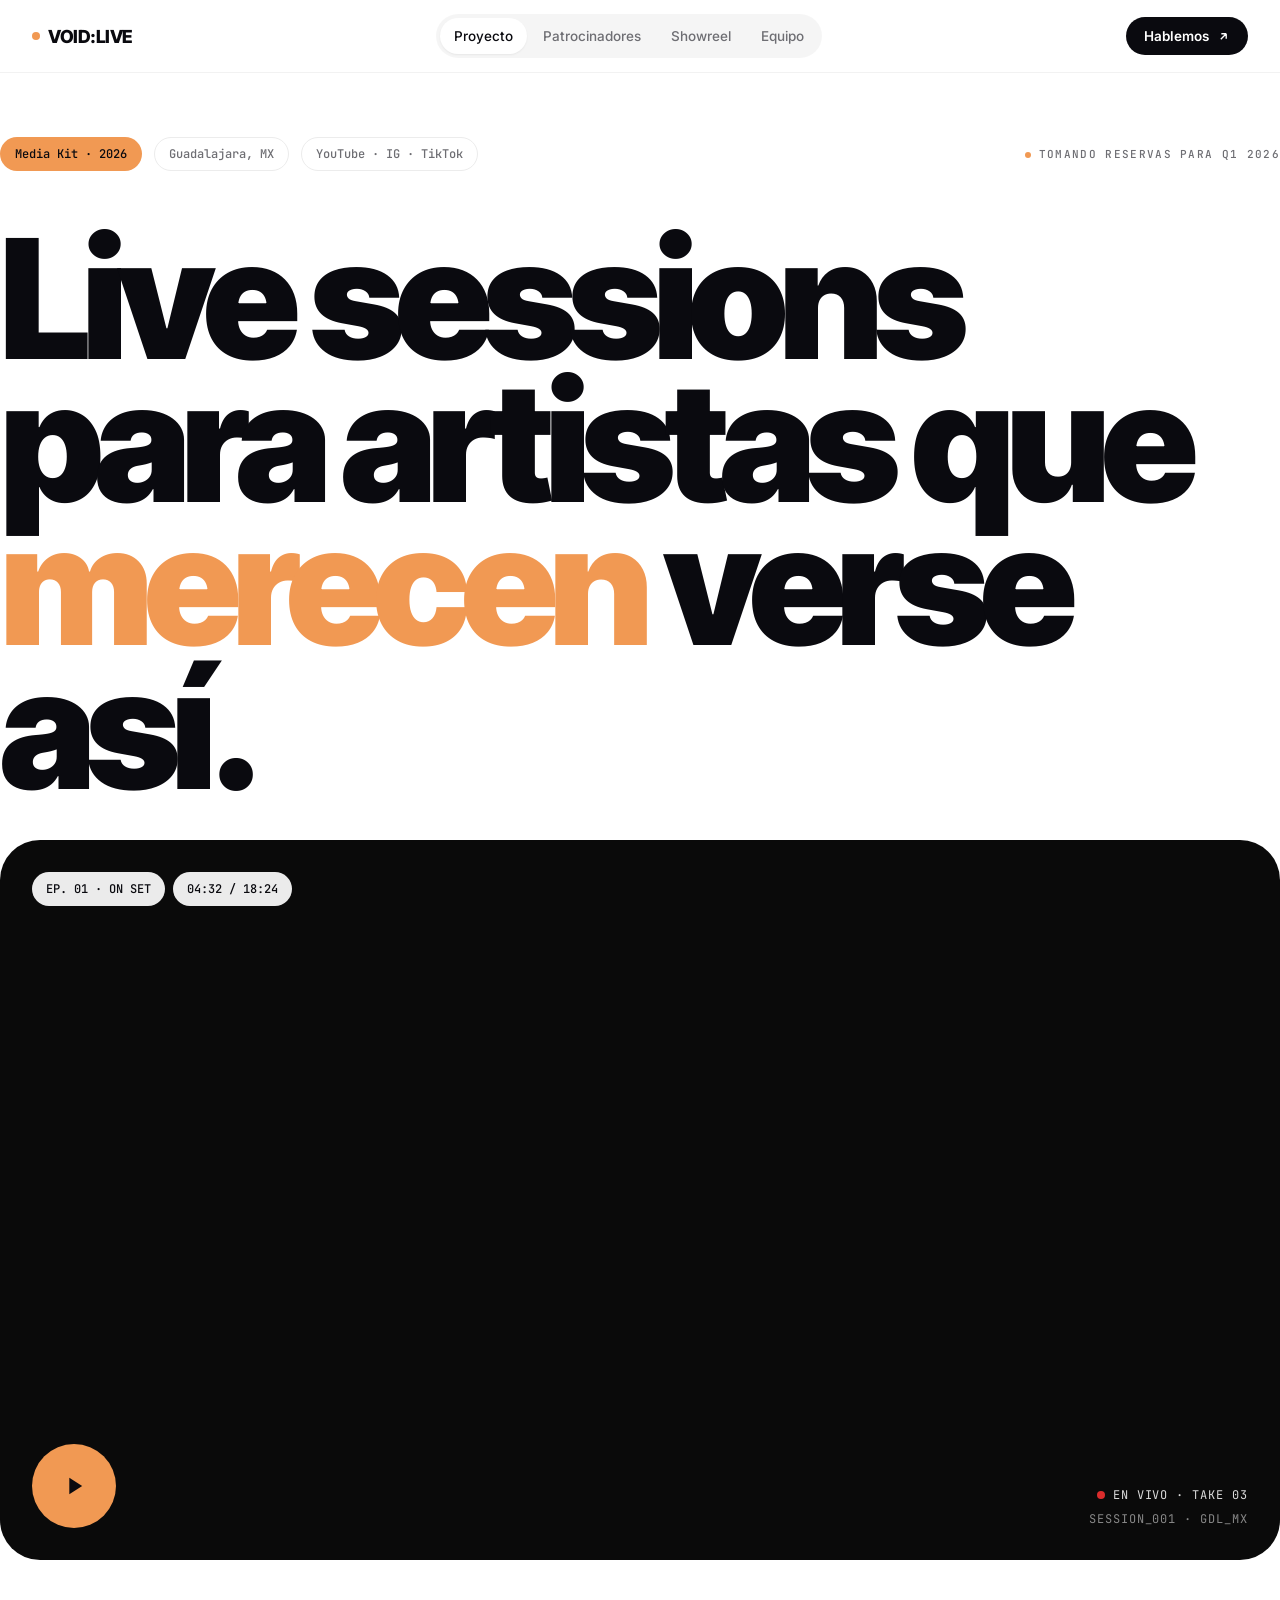
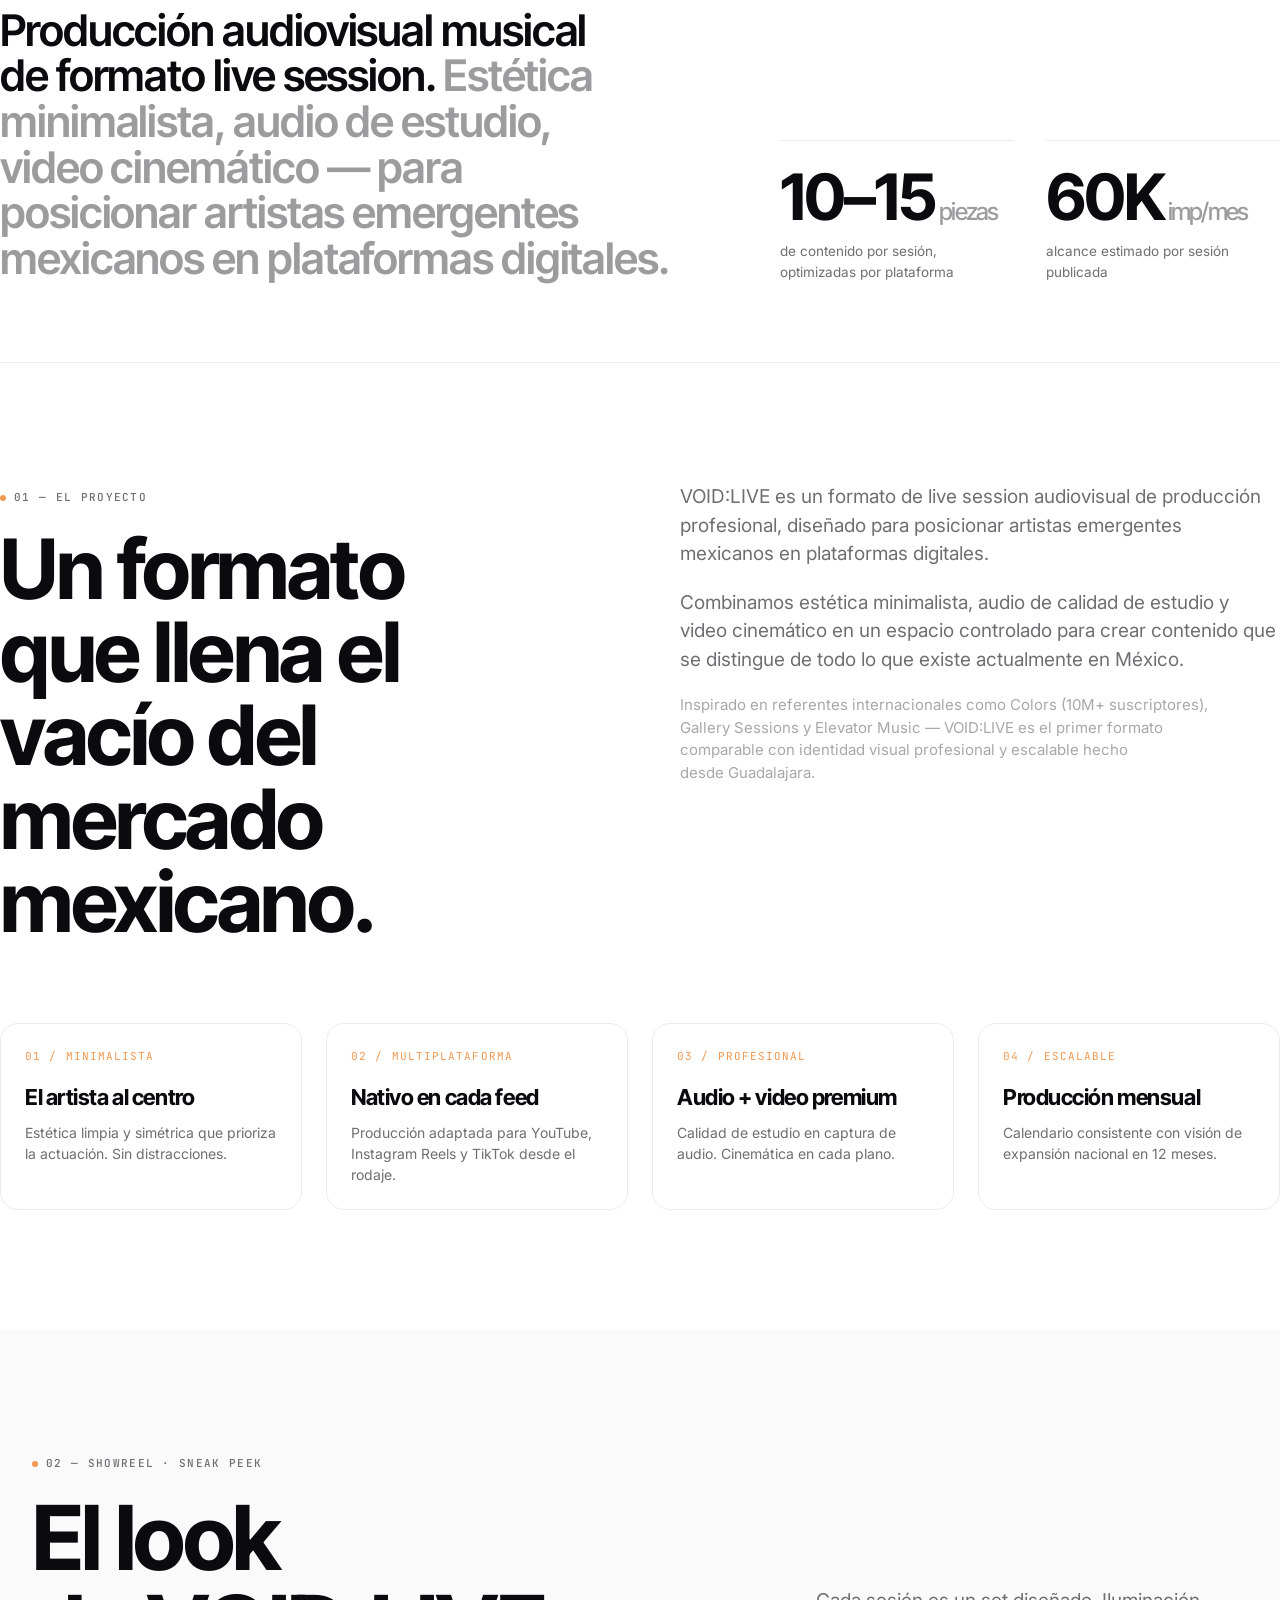
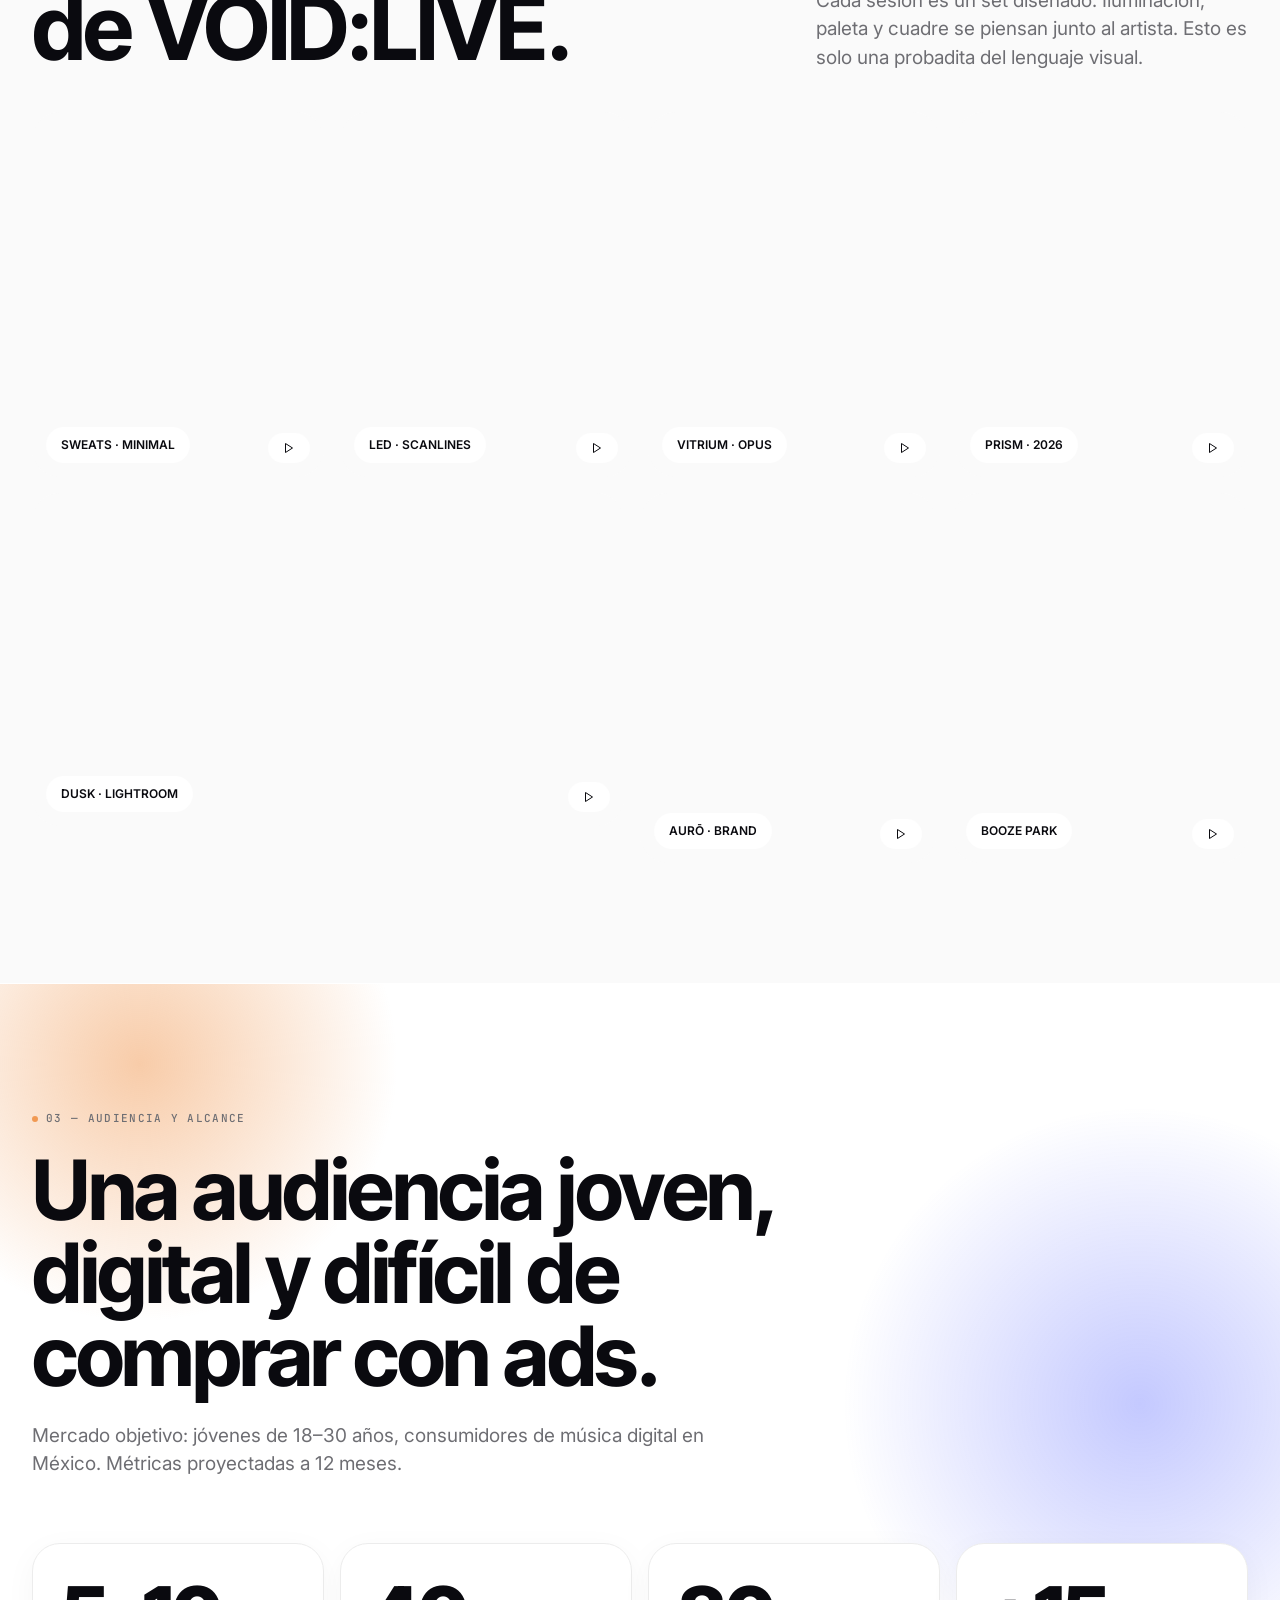
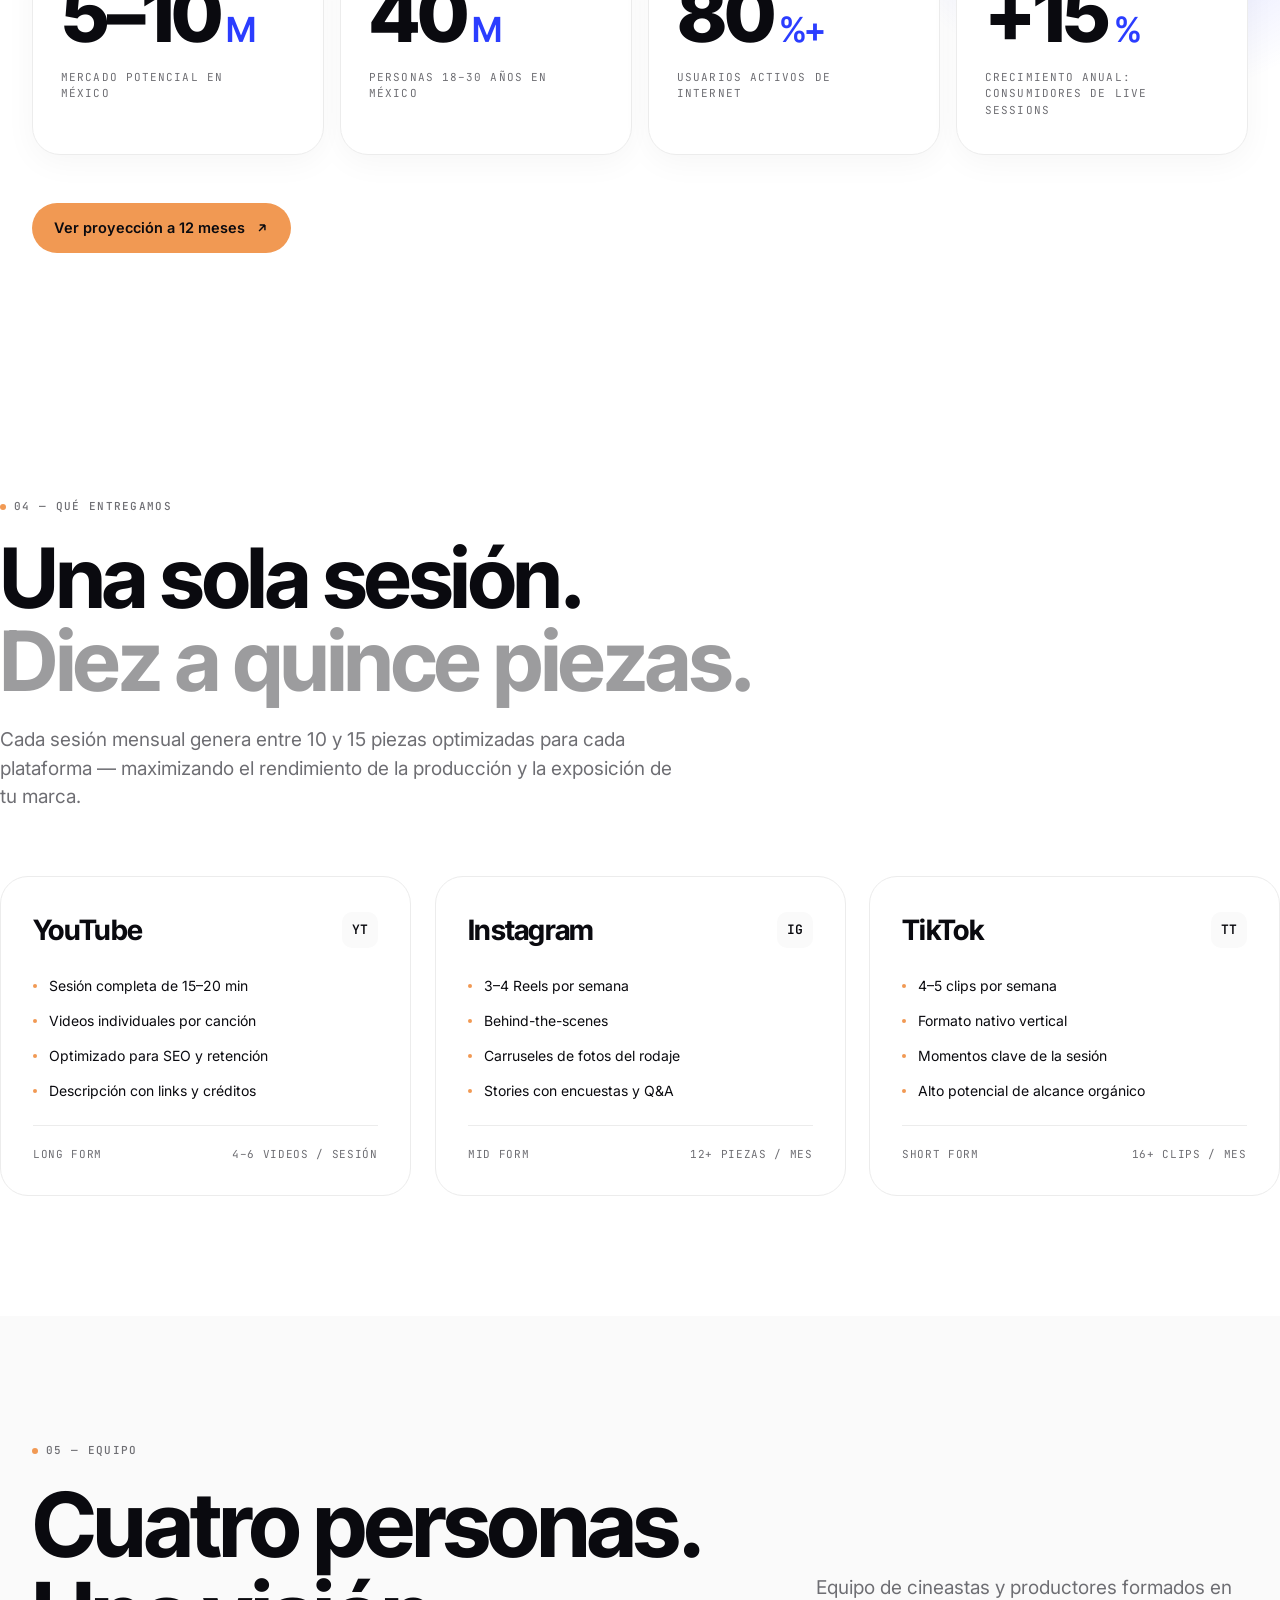
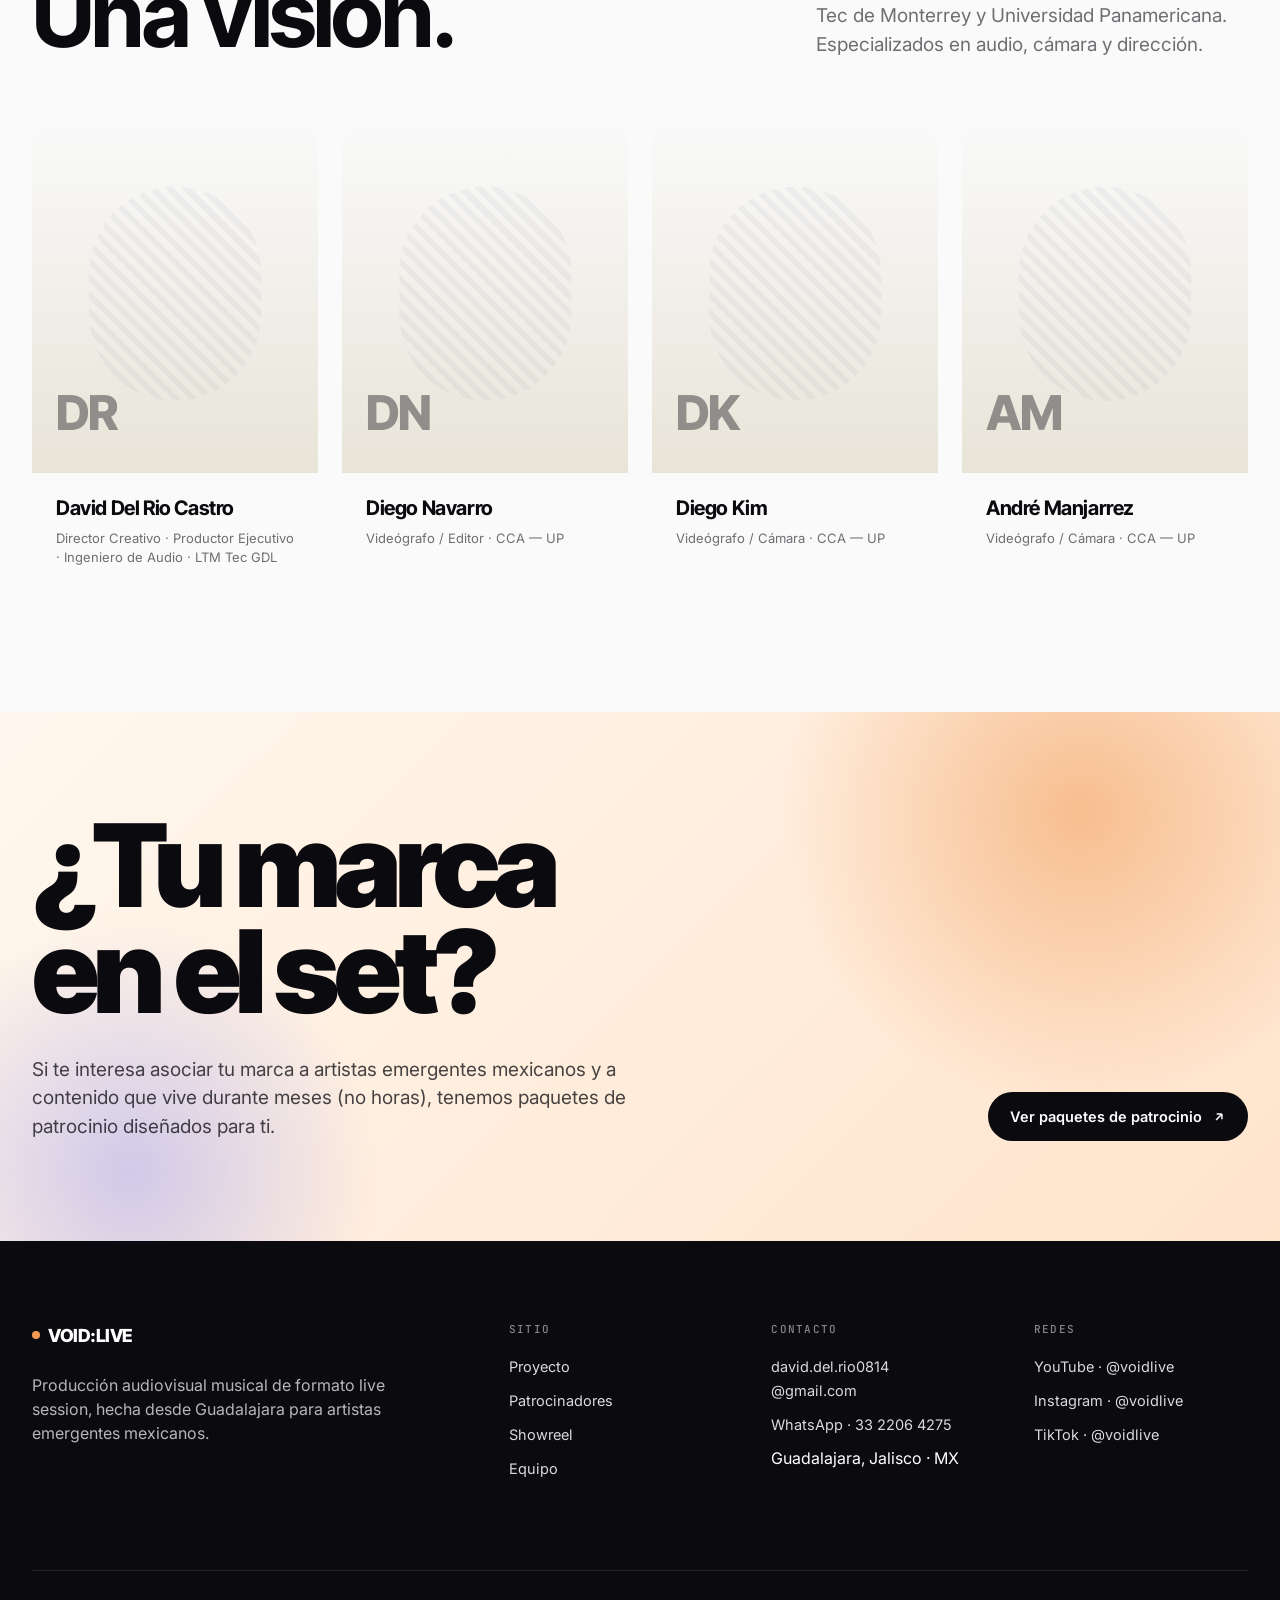
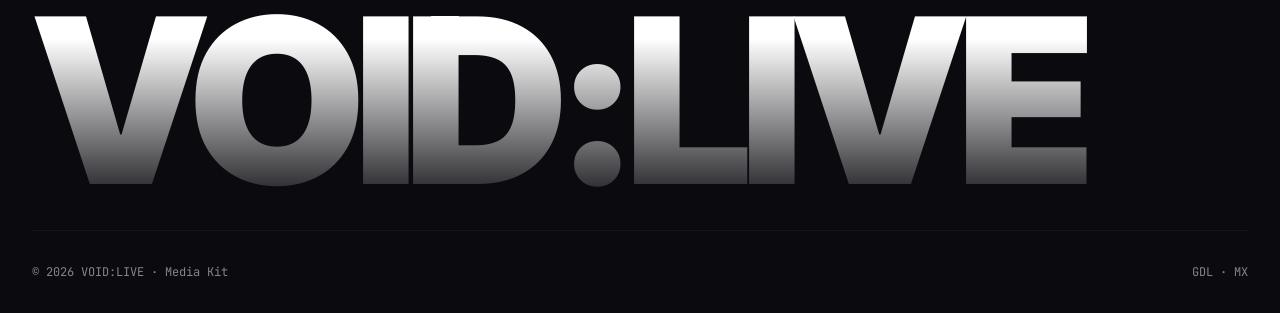
<file: index.html>
<!DOCTYPE html>
<html lang="es">
<head>
  <meta charset="UTF-8">
  <meta name="viewport" content="width=device-width, initial-scale=1.0">
  <title>VOID:LIVE — Live Sessions Audiovisuales</title>
  <link rel="stylesheet" href="styles.css">
  <style>
    /* ===== HERO ===== */
    .hero {
      padding: 64px 0 80px;
      position: relative;
    }
    .hero-meta {
      display: flex;
      justify-content: space-between;
      align-items: center;
      margin-bottom: 56px;
      flex-wrap: wrap;
      gap: 16px;
    }
    .hero-meta-left {
      display: flex; gap: 12px; flex-wrap: wrap;
    }
    .hero h1 {
      font-size: clamp(72px, 13vw, 200px);
      font-weight: 900;
      line-height: 0.86;
      letter-spacing: -0.055em;
      margin-bottom: 40px;
    }
    .hero h1 .accent {
      color: var(--void-orange);
    }
    .hero-stage {
      position: relative;
      width: 100%;
      aspect-ratio: 16 / 9;
      border-radius: var(--radius-xl);
      overflow: hidden;
      background: #0a0a0a;
      margin-top: 24px;
    }
    .hero-stage img {
      width: 100%; height: 100%; object-fit: cover;
    }
    .hero-stage-overlay {
      position: absolute;
      inset: 0;
      padding: 32px;
      display: flex;
      flex-direction: column;
      justify-content: space-between;
      pointer-events: none;
    }
    .stage-tags {
      display: flex; gap: 8px; flex-wrap: wrap;
    }
    .stage-tag {
      pointer-events: auto;
      padding: 8px 14px;
      background: rgba(255,255,255,0.92);
      backdrop-filter: blur(12px);
      border-radius: 999px;
      font-size: 12px;
      font-family: var(--font-mono);
      color: var(--void-ink);
      font-weight: 500;
    }
    .stage-bottom {
      display: flex; justify-content: space-between; align-items: end;
    }
    .play-btn {
      pointer-events: auto;
      width: 84px; height: 84px;
      border-radius: 999px;
      background: var(--void-orange);
      display: flex; align-items: center; justify-content: center;
      transition: var(--t);
    }
    .play-btn:hover { transform: scale(1.06); background: white; }
    .play-btn svg { width: 28px; height: 28px; color: var(--void-ink); }
    .stage-info {
      color: white;
      font-family: var(--font-mono);
      font-size: 12px;
      letter-spacing: 0.08em;
      text-transform: uppercase;
      text-align: right;
      opacity: 0.85;
    }
    .stage-info .live::before {
      content: "";
      display: inline-block;
      width: 8px; height: 8px;
      background: #ff3333;
      border-radius: 999px;
      margin-right: 8px;
      vertical-align: middle;
      animation: pulse 1.6s ease-in-out infinite;
    }
    @keyframes pulse {
      0%, 100% { opacity: 1; }
      50% { opacity: 0.3; }
    }

    .hero-scroll-grid {
      display: grid;
      grid-template-columns: 1.4fr 1fr;
      gap: 80px;
      align-items: end;
      margin-top: 48px;
    }
    .hero-tagline {
      font-family: var(--font-display);
      font-size: clamp(28px, 3.4vw, 44px);
      font-weight: 600;
      letter-spacing: -0.025em;
      line-height: 1.05;
      text-wrap: balance;
    }
    .hero-tagline .muted { opacity: 0.4; }
    .hero-stats {
      display: grid;
      grid-template-columns: 1fr 1fr;
      gap: 32px;
    }

    /* ===== ¿QUÉ ES? ===== */
    .what-grid {
      display: grid;
      grid-template-columns: 1fr 1fr;
      gap: 80px;
      align-items: start;
    }
    .what-pillars {
      display: grid;
      grid-template-columns: 1fr 1fr;
      gap: 24px;
      margin-top: 40px;
    }
    .pillar {
      padding: 24px;
      background: var(--void-white);
      border: 1px solid var(--void-line);
      border-radius: var(--radius);
    }
    .pillar-num {
      font-family: var(--font-mono);
      font-size: 11px;
      letter-spacing: 0.1em;
      color: var(--void-orange);
      margin-bottom: 16px;
    }
    .pillar-title {
      font-family: var(--font-display);
      font-size: 22px;
      font-weight: 700;
      letter-spacing: -0.02em;
      margin-bottom: 8px;
    }
    .pillar-desc {
      font-size: 14px;
      color: var(--void-muted);
      line-height: 1.5;
    }

    /* ===== SHOWREEL GRID ===== */
    .showreel-head {
      display: flex;
      justify-content: space-between;
      align-items: end;
      margin-bottom: 40px;
      gap: 32px;
    }
    .showreel-head h2 {
      font-size: clamp(48px, 7vw, 96px);
    }
    .showreel-grid {
      display: grid;
      grid-template-columns: repeat(4, 1fr);
      gap: 16px;
    }
    .showreel-grid .tile:nth-child(1) { aspect-ratio: 4/5; }
    .showreel-grid .tile:nth-child(2) { aspect-ratio: 4/5; }
    .showreel-grid .tile:nth-child(3) { aspect-ratio: 4/5; }
    .showreel-grid .tile:nth-child(4) { aspect-ratio: 4/5; }

    .showreel-row-2 {
      display: grid;
      grid-template-columns: 2fr 1fr 1fr;
      gap: 16px;
      margin-top: 16px;
    }
    .showreel-row-2 .tile:nth-child(1) { aspect-ratio: 16/9; }
    .showreel-row-2 .tile:nth-child(2) { aspect-ratio: 4/5; }
    .showreel-row-2 .tile:nth-child(3) { aspect-ratio: 4/5; }

    /* ===== AUDIENCE / NUMBERS ===== */
    .audience-section {
      position: relative;
      overflow: hidden;
    }
    .audience-grid {
      display: grid;
      grid-template-columns: repeat(4, 1fr);
      gap: 16px;
      position: relative;
      z-index: 1;
    }
    .audience-cell {
      padding: 36px 28px;
      background: var(--void-white);
      border: 1px solid var(--void-line);
      border-radius: var(--radius-lg);
      box-shadow: 0 1px 0 rgba(255,255,255,0.6) inset, 0 8px 32px rgba(10,10,15,0.04);
    }
    .audience-num {
      font-family: var(--font-display);
      font-size: clamp(48px, 6vw, 80px);
      font-weight: 800;
      letter-spacing: -0.04em;
      line-height: 0.9;
      color: var(--void-ink);
    }
    .audience-num .unit {
      color: var(--void-electric);
      font-size: 0.45em;
      margin-left: 6px;
      font-weight: 600;
    }
    .audience-label {
      margin-top: 20px;
      font-family: var(--font-mono);
      font-size: 11px;
      letter-spacing: 0.1em;
      text-transform: uppercase;
      color: var(--void-muted);
      max-width: 200px;
      line-height: 1.5;
    }

    /* ===== CONTENIDO POR SESIÓN ===== */
    .platform-grid {
      display: grid;
      grid-template-columns: repeat(3, 1fr);
      gap: 24px;
      margin-top: 64px;
    }
    .platform {
      padding: 32px;
      border: 1px solid var(--void-line);
      border-radius: var(--radius-lg);
      background: var(--void-white);
      display: flex;
      flex-direction: column;
      gap: 24px;
    }
    .platform-head {
      display: flex; justify-content: space-between; align-items: center;
    }
    .platform-name {
      font-family: var(--font-display);
      font-size: 28px;
      font-weight: 700;
      letter-spacing: -0.025em;
    }
    .platform-icon {
      width: 36px; height: 36px;
      border-radius: 10px;
      background: var(--void-paper);
      display: flex; align-items: center; justify-content: center;
      font-family: var(--font-mono);
      font-size: 13px;
      font-weight: 600;
      color: var(--void-ink);
    }
    .platform-list {
      list-style: none;
      display: flex;
      flex-direction: column;
      gap: 14px;
    }
    .platform-list li {
      display: flex;
      align-items: start;
      gap: 12px;
      font-size: 14px;
      color: var(--void-ink);
      line-height: 1.5;
    }
    .platform-list li::before {
      content: "";
      width: 4px; height: 4px;
      border-radius: 999px;
      background: var(--void-orange);
      margin-top: 9px;
      flex-shrink: 0;
    }
    .platform-meta {
      display: flex;
      justify-content: space-between;
      padding-top: 20px;
      border-top: 1px solid var(--void-line);
      font-family: var(--font-mono);
      font-size: 11px;
      color: var(--void-muted);
      letter-spacing: 0.06em;
      text-transform: uppercase;
    }

    /* ===== TEAM ===== */
    .team-grid {
      display: grid;
      grid-template-columns: repeat(4, 1fr);
      gap: 24px;
      margin-top: 56px;
    }
    .team-card {
      border-radius: var(--radius-lg);
      overflow: hidden;
      background: var(--void-paper);
      transition: var(--t);
    }
    .team-photo {
      aspect-ratio: 4/5;
      background: linear-gradient(180deg, var(--void-paper) 0%, #e8e4d8 100%);
      position: relative;
      display: flex;
      align-items: end;
      padding: 24px;
    }
    .team-photo::before {
      content: "";
      position: absolute;
      top: 50%; left: 50%;
      transform: translate(-50%, -50%);
      width: 60%; height: 60%;
      border-radius: 999px;
      background: repeating-linear-gradient(
        45deg,
        rgba(11, 5, 77, 0.04),
        rgba(11, 5, 77, 0.04) 6px,
        transparent 6px,
        transparent 12px
      );
    }
    .team-photo .initials {
      position: relative;
      font-family: var(--font-display);
      font-size: 48px;
      font-weight: 800;
      letter-spacing: -0.04em;
      color: var(--void-ink);
      opacity: 0.4;
    }
    .team-info {
      padding: 20px 24px 24px;
    }
    .team-name {
      font-family: var(--font-display);
      font-size: 20px;
      font-weight: 700;
      letter-spacing: -0.02em;
      margin-bottom: 6px;
    }
    .team-role {
      font-size: 13px;
      color: var(--void-muted);
      line-height: 1.5;
    }

    /* ===== CTA STRIP ===== */
    .cta-strip {
      padding: 100px 0;
      position: relative;
      overflow: hidden;
      background: linear-gradient(135deg, #FFF7EE 0%, #FFE4CC 100%);
    }
    .cta-strip::before {
      content: "";
      position: absolute;
      width: 600px; height: 600px;
      border-radius: 50%;
      background: radial-gradient(circle, rgba(241,153,83,0.55), rgba(241,153,83,0) 70%);
      right: -100px; top: -200px;
      transform: translateZ(0);
    }
    .cta-strip::after {
      content: "";
      position: absolute;
      width: 500px; height: 500px;
      border-radius: 50%;
      background: radial-gradient(circle, rgba(43,61,255,0.22), rgba(43,61,255,0) 70%);
      left: -120px; bottom: -180px;
      transform: translateZ(0);
    }
    .cta-strip > .container { position: relative; z-index: 1; }
    .cta-strip h2 {
      font-family: var(--font-display);
      font-size: clamp(56px, 9vw, 132px);
      font-weight: 900;
      letter-spacing: -0.05em;
      line-height: 0.92;
      margin-bottom: 32px;
      color: var(--void-ink);
    }
    .cta-strip-row {
      display: flex;
      justify-content: space-between;
      align-items: end;
      gap: 32px;
      flex-wrap: wrap;
    }
    .cta-strip-row .body-lg { color: var(--void-ink); opacity: 0.75; max-width: 50ch; }

    @media (max-width: 1100px) {
      .hero-scroll-grid { grid-template-columns: 1fr; gap: 32px; }
      .what-grid { grid-template-columns: 1fr; gap: 40px; }
      .showreel-grid { grid-template-columns: repeat(2, 1fr); }
      .showreel-row-2 { grid-template-columns: 1fr 1fr; }
      .showreel-row-2 .tile:nth-child(1) { grid-column: 1 / -1; }
      .audience-grid { grid-template-columns: 1fr 1fr; }
      .platform-grid { grid-template-columns: 1fr; }
      .team-grid { grid-template-columns: 1fr 1fr; }
    }
    @media (max-width: 600px) {
      .hero-stats { grid-template-columns: 1fr; }
      .showreel-grid { grid-template-columns: 1fr 1fr; }
      .audience-grid { grid-template-columns: 1fr; }
      .audience-grid { grid-template-columns: 1fr; }
      .team-grid { grid-template-columns: 1fr; }
    }
  </style>
</head>
<body>

<!-- ========= NAV ========= -->
<nav class="nav">
  <div class="nav-inner">
    <a href="index.html" class="nav-logo">
      <span class="dot"></span>
      VOID:LIVE
    </a>
    <div class="nav-links">
      <a href="index.html" class="nav-link active">Proyecto</a>
      <a href="patrocinadores.html" class="nav-link">Patrocinadores</a>
      <a href="#showreel" class="nav-link">Showreel</a>
      <a href="#equipo" class="nav-link">Equipo</a>
    </div>
    <a href="https://wa.me/523322064275?text=Hola%20VOID%3ALIVE" class="nav-cta" target="_blank" rel="noopener">
      Hablemos
      <svg viewBox="0 0 24 24" fill="none" stroke="currentColor" stroke-width="2.5"><path d="M7 17L17 7M17 7H8M17 7v9"/></svg>
    </a>
  </div>
</nav>

<!-- ========= HERO ========= -->
<section class="hero container">
  <div class="hero-meta">
    <div class="hero-meta-left">
      <span class="tag tag-orange">Media Kit · 2026</span>
      <span class="tag">Guadalajara, MX</span>
      <span class="tag">YouTube · IG · TikTok</span>
    </div>
    <span class="eyebrow"><span class="dot"></span>Tomando reservas para Q1 2026</span>
  </div>

  <h1 class="h-display">
    Live sessions<br>
    para artistas que<br>
    <span class="accent">merecen</span> verse así.
  </h1>

  <div class="hero-stage">
    <img loading="lazy" decoding="async" src="img/studio-stage.jpg" alt="Set de live session VOID:LIVE">
    <div class="hero-stage-overlay">
      <div class="stage-tags">
        <span class="stage-tag">EP. 01 · ON SET</span>
        <span class="stage-tag">04:32 / 18:24</span>
      </div>
      <div class="stage-bottom">
        <button class="play-btn" aria-label="Reproducir showreel">
          <svg viewBox="0 0 24 24" fill="currentColor"><path d="M8 5v14l11-7z"/></svg>
        </button>
        <div class="stage-info">
          <div class="live">EN VIVO · TAKE 03</div>
          <div style="margin-top:6px;opacity:0.6">SESSION_001 · GDL_MX</div>
        </div>
      </div>
    </div>
  </div>

  <div class="hero-scroll-grid">
    <div class="hero-tagline">
      Producción audiovisual musical de formato live session.
      <span class="muted">Estética minimalista, audio de estudio, video cinemático — para posicionar artistas emergentes mexicanos en plataformas digitales.</span>
    </div>
    <div class="hero-stats">
      <div class="kpi">
        <div class="kpi-num">10–15<span class="unit">piezas</span></div>
        <div class="kpi-label">de contenido por sesión, optimizadas por plataforma</div>
      </div>
      <div class="kpi">
        <div class="kpi-num">60K<span class="unit">imp/mes</span></div>
        <div class="kpi-label">alcance estimado por sesión publicada</div>
      </div>
    </div>
  </div>
</section>

<hr class="divider">

<!-- ========= ¿QUÉ ES? ========= -->
<section class="section container">
  <div class="what-grid">
    <div>
      <span class="eyebrow"><span class="dot"></span>01 — El proyecto</span>
      <h2 class="h-section" style="font-size: clamp(48px, 6.5vw, 88px); margin-top: 20px;">
        Un formato que llena el<br>vacío del mercado mexicano.
      </h2>
    </div>
    <div>
      <p class="body-lg">
        VOID:LIVE es un formato de live session audiovisual de producción profesional, diseñado para posicionar artistas emergentes mexicanos en plataformas digitales.
      </p>
      <p class="body-lg" style="margin-top: 20px;">
        Combinamos estética minimalista, audio de calidad de estudio y video cinemático en un espacio controlado para crear contenido que se distingue de todo lo que existe actualmente en México.
      </p>
      <p class="body-lg" style="margin-top: 20px; font-size: 15px; opacity: 0.6;">
        Inspirado en referentes internacionales como Colors (10M+ suscriptores), Gallery Sessions y Elevator Music — VOID:LIVE es el primer formato comparable con identidad visual profesional y escalable hecho desde Guadalajara.
      </p>
    </div>
  </div>

  <div class="what-pillars" style="grid-template-columns: repeat(4, 1fr); margin-top: 80px;">
    <div class="pillar">
      <div class="pillar-num">01 / MINIMALISTA</div>
      <div class="pillar-title">El artista al centro</div>
      <div class="pillar-desc">Estética limpia y simétrica que prioriza la actuación. Sin distracciones.</div>
    </div>
    <div class="pillar">
      <div class="pillar-num">02 / MULTIPLATAFORMA</div>
      <div class="pillar-title">Nativo en cada feed</div>
      <div class="pillar-desc">Producción adaptada para YouTube, Instagram Reels y TikTok desde el rodaje.</div>
    </div>
    <div class="pillar">
      <div class="pillar-num">03 / PROFESIONAL</div>
      <div class="pillar-title">Audio + video premium</div>
      <div class="pillar-desc">Calidad de estudio en captura de audio. Cinemática en cada plano.</div>
    </div>
    <div class="pillar">
      <div class="pillar-num">04 / ESCALABLE</div>
      <div class="pillar-title">Producción mensual</div>
      <div class="pillar-desc">Calendario consistente con visión de expansión nacional en 12 meses.</div>
    </div>
  </div>
</section>

<!-- ========= SHOWREEL ========= -->
<section class="section section-paper" id="showreel">
  <div class="container">
    <div class="showreel-head">
      <div>
        <span class="eyebrow"><span class="dot"></span>02 — Showreel · sneak peek</span>
        <h2 class="h-section" style="margin-top: 20px;">El look<br>de VOID:LIVE.</h2>
      </div>
      <p class="body-lg" style="max-width: 36ch;">
        Cada sesión es un set diseñado. Iluminación, paleta y cuadre se piensan junto al artista. Esto es solo una probadita del lenguaje visual.
      </p>
    </div>

    <div class="showreel-grid">
      <div class="tile">
        <img loading="lazy" decoding="async" class="tile-img" src="img/sweats-room.png" alt="Set minimal con backlight">
        <div class="tile-overlay">
          <span class="tile-pill">SWEATS · MINIMAL</span>
          <span class="tile-pill"><svg viewBox="0 0 24 24" fill="none" stroke="currentColor" stroke-width="2"><polygon points="5 3 19 12 5 21 5 3"/></svg></span>
        </div>
      </div>
      <div class="tile">
        <img loading="lazy" decoding="async" class="tile-img" src="img/go-glitch.png" alt="Visual LED scanlines">
        <div class="tile-overlay">
          <span class="tile-pill">LED · SCANLINES</span>
          <span class="tile-pill"><svg viewBox="0 0 24 24" fill="none" stroke="currentColor" stroke-width="2"><polygon points="5 3 19 12 5 21 5 3"/></svg></span>
        </div>
      </div>
      <div class="tile">
        <img loading="lazy" decoding="async" class="tile-img" src="img/vitrium.png" alt="Glass refraction visual">
        <div class="tile-overlay">
          <span class="tile-pill">VITRIUM · OPUS</span>
          <span class="tile-pill"><svg viewBox="0 0 24 24" fill="none" stroke="currentColor" stroke-width="2"><polygon points="5 3 19 12 5 21 5 3"/></svg></span>
        </div>
      </div>
      <div class="tile">
        <img loading="lazy" decoding="async" class="tile-img" src="img/glass-2.png" alt="Glass prism visual">
        <div class="tile-overlay">
          <span class="tile-pill">PRISM · 2026</span>
          <span class="tile-pill"><svg viewBox="0 0 24 24" fill="none" stroke="currentColor" stroke-width="2"><polygon points="5 3 19 12 5 21 5 3"/></svg></span>
        </div>
      </div>
    </div>

    <div class="showreel-row-2">
      <div class="tile">
        <img loading="lazy" decoding="async" class="tile-img" src="img/sunset-room.png" alt="Cyclorama con luz cálida">
        <div class="tile-overlay">
          <span class="tile-pill">DUSK · LIGHTROOM</span>
          <span class="tile-pill"><svg viewBox="0 0 24 24" fill="none" stroke="currentColor" stroke-width="2"><polygon points="5 3 19 12 5 21 5 3"/></svg></span>
        </div>
      </div>
      <div class="tile">
        <img loading="lazy" decoding="async" class="tile-img" src="img/auro.png" alt="Aurō branding">
        <div class="tile-overlay">
          <span class="tile-pill">AURŌ · BRAND</span>
          <span class="tile-pill"><svg viewBox="0 0 24 24" fill="none" stroke="currentColor" stroke-width="2"><polygon points="5 3 19 12 5 21 5 3"/></svg></span>
        </div>
      </div>
      <div class="tile">
        <img loading="lazy" decoding="async" class="tile-img" src="img/booze-park.png" alt="Booze Park sign">
        <div class="tile-overlay">
          <span class="tile-pill">BOOZE PARK</span>
          <span class="tile-pill"><svg viewBox="0 0 24 24" fill="none" stroke="currentColor" stroke-width="2"><polygon points="5 3 19 12 5 21 5 3"/></svg></span>
        </div>
      </div>
    </div>
  </div>
</section>

<!-- ========= AUDIENCIA (DARK SECTION) ========= -->
<section class="section audience-section">
  <div class="bg-mesh"></div>
  <div class="container" style="position: relative; z-index: 1;">
    <span class="eyebrow"><span class="dot"></span>03 — Audiencia y alcance</span>
    <h2 class="h-section" style="font-size: clamp(48px, 6.5vw, 88px); margin-top: 20px; max-width: 18ch;">
      Una audiencia joven, digital y difícil de comprar con ads.
    </h2>
    <p class="body-lg" style="margin-top: 24px;">
      Mercado objetivo: jóvenes de 18–30 años, consumidores de música digital en México. Métricas proyectadas a 12 meses.
    </p>

    <div class="audience-grid" style="margin-top: 64px;">
      <div class="audience-cell">
        <div class="audience-num">5–10<span class="unit">M</span></div>
        <div class="audience-label">Mercado potencial en México</div>
      </div>
      <div class="audience-cell">
        <div class="audience-num">40<span class="unit">M</span></div>
        <div class="audience-label">Personas 18–30 años en México</div>
      </div>
      <div class="audience-cell">
        <div class="audience-num">80<span class="unit">%+</span></div>
        <div class="audience-label">Usuarios activos de internet</div>
      </div>
      <div class="audience-cell">
        <div class="audience-num">+15<span class="unit">%</span></div>
        <div class="audience-label">Crecimiento anual: consumidores de live sessions</div>
      </div>
    </div>

    <div style="margin-top: 48px; display: flex; gap: 16px; flex-wrap: wrap;">
      <a href="patrocinadores.html#metricas" class="btn btn-orange btn-arrow">
        Ver proyección a 12 meses
        <svg viewBox="0 0 24 24" fill="none" stroke="currentColor" stroke-width="2.5" width="14" height="14"><path d="M7 17L17 7M17 7H8M17 7v9"/></svg>
      </a>
    </div>
  </div>
</section>

<!-- ========= CONTENIDO POR SESIÓN ========= -->
<section class="section container">
  <span class="eyebrow"><span class="dot"></span>04 — Qué entregamos</span>
  <h2 class="h-section" style="font-size: clamp(48px, 6.5vw, 88px); margin-top: 20px; max-width: 22ch;">
    Una sola sesión. <span style="opacity: 0.4;">Diez a quince piezas.</span>
  </h2>
  <p class="body-lg" style="margin-top: 24px;">
    Cada sesión mensual genera entre 10 y 15 piezas optimizadas para cada plataforma — maximizando el rendimiento de la producción y la exposición de tu marca.
  </p>

  <div class="platform-grid">
    <div class="platform">
      <div class="platform-head">
        <span class="platform-name">YouTube</span>
        <span class="platform-icon">YT</span>
      </div>
      <ul class="platform-list">
        <li>Sesión completa de 15–20 min</li>
        <li>Videos individuales por canción</li>
        <li>Optimizado para SEO y retención</li>
        <li>Descripción con links y créditos</li>
      </ul>
      <div class="platform-meta">
        <span>Long form</span>
        <span>4–6 videos / sesión</span>
      </div>
    </div>
    <div class="platform">
      <div class="platform-head">
        <span class="platform-name">Instagram</span>
        <span class="platform-icon">IG</span>
      </div>
      <ul class="platform-list">
        <li>3–4 Reels por semana</li>
        <li>Behind-the-scenes</li>
        <li>Carruseles de fotos del rodaje</li>
        <li>Stories con encuestas y Q&amp;A</li>
      </ul>
      <div class="platform-meta">
        <span>Mid form</span>
        <span>12+ piezas / mes</span>
      </div>
    </div>
    <div class="platform">
      <div class="platform-head">
        <span class="platform-name">TikTok</span>
        <span class="platform-icon">TT</span>
      </div>
      <ul class="platform-list">
        <li>4–5 clips por semana</li>
        <li>Formato nativo vertical</li>
        <li>Momentos clave de la sesión</li>
        <li>Alto potencial de alcance orgánico</li>
      </ul>
      <div class="platform-meta">
        <span>Short form</span>
        <span>16+ clips / mes</span>
      </div>
    </div>
  </div>
</section>

<!-- ========= EQUIPO ========= -->
<section class="section section-paper" id="equipo">
  <div class="container">
    <div class="showreel-head">
      <div>
        <span class="eyebrow"><span class="dot"></span>05 — Equipo</span>
        <h2 class="h-section" style="margin-top: 20px;">Cuatro personas.<br>Una visión.</h2>
      </div>
      <p class="body-lg" style="max-width: 36ch;">
        Equipo de cineastas y productores formados en Tec de Monterrey y Universidad Panamericana. Especializados en audio, cámara y dirección.
      </p>
    </div>

    <div class="team-grid">
      <div class="team-card">
        <div class="team-photo"><span class="initials">DR</span></div>
        <div class="team-info">
          <div class="team-name">David Del Rio Castro</div>
          <div class="team-role">Director Creativo · Productor Ejecutivo · Ingeniero de Audio · LTM Tec GDL</div>
        </div>
      </div>
      <div class="team-card">
        <div class="team-photo"><span class="initials">DN</span></div>
        <div class="team-info">
          <div class="team-name">Diego Navarro</div>
          <div class="team-role">Videógrafo / Editor · CCA — UP</div>
        </div>
      </div>
      <div class="team-card">
        <div class="team-photo"><span class="initials">DK</span></div>
        <div class="team-info">
          <div class="team-name">Diego Kim</div>
          <div class="team-role">Videógrafo / Cámara · CCA — UP</div>
        </div>
      </div>
      <div class="team-card">
        <div class="team-photo"><span class="initials">AM</span></div>
        <div class="team-info">
          <div class="team-name">André Manjarrez</div>
          <div class="team-role">Videógrafo / Cámara · CCA — UP</div>
        </div>
      </div>
    </div>
  </div>
</section>

<!-- ========= CTA STRIP ========= -->
<section class="cta-strip">
  <div class="container">
    <h2>¿Tu marca<br>en el set?</h2>
    <div class="cta-strip-row">
      <p class="body-lg">
        Si te interesa asociar tu marca a artistas emergentes mexicanos y a contenido que vive durante meses (no horas), tenemos paquetes de patrocinio diseñados para ti.
      </p>
      <a href="patrocinadores.html" class="btn btn-primary btn-arrow">
        Ver paquetes de patrocinio
        <svg viewBox="0 0 24 24" fill="none" stroke="currentColor" stroke-width="2.5" width="14" height="14"><path d="M7 17L17 7M17 7H8M17 7v9"/></svg>
      </a>
    </div>
  </div>
</section>

<!-- ========= FOOTER ========= -->
<footer class="footer">
  <div class="container">
    <div class="footer-grid">
      <div>
        <div class="nav-logo" style="color: white; margin-bottom: 24px;">
          <span class="dot"></span>
          VOID:LIVE
        </div>
        <p style="opacity: 0.7; max-width: 38ch; line-height: 1.5;">
          Producción audiovisual musical de formato live session, hecha desde Guadalajara para artistas emergentes mexicanos.
        </p>
      </div>
      <div>
        <h4>Sitio</h4>
        <ul>
          <li><a href="index.html">Proyecto</a></li>
          <li><a href="patrocinadores.html">Patrocinadores</a></li>
          <li><a href="#showreel">Showreel</a></li>
          <li><a href="#equipo">Equipo</a></li>
        </ul>
      </div>
      <div>
        <h4>Contacto</h4>
        <ul>
          <li><a href="mailto:david.del.rio0814@gmail.com">david.del.rio0814<br>@gmail.com</a></li>
          <li><a href="https://wa.me/523322064275">WhatsApp · 33 2206 4275</a></li>
          <li>Guadalajara, Jalisco · MX</li>
        </ul>
      </div>
      <div>
        <h4>Redes</h4>
        <ul>
          <li><a href="#">YouTube · @voidlive</a></li>
          <li><a href="#">Instagram · @voidlive</a></li>
          <li><a href="#">TikTok · @voidlive</a></li>
        </ul>
      </div>
    </div>
    <div class="footer-mark">VOID:LIVE</div>
    <div class="footer-bot">
      <span>© 2026 VOID:LIVE · Media Kit</span>
      <span>GDL · MX</span>
    </div>
  </div>
</footer>

</body>
</html>
</file>
<file: styles.css>
/* VOID:LIVE — design system v2 */
@import url('https://fonts.googleapis.com/css2?family=Inter:wght@400;500;600;700;800;900&family=Inter+Tight:wght@500;600;700;800;900&family=JetBrains+Mono:wght@400;500&display=swap');

:root {
  --void-orange: #F19953;
  --void-orange-soft: #FBD9BC;
  --void-blue: #0B054D;        /* deep brand */
  --void-electric: #2B3DFF;    /* electric blue accent */
  --void-electric-soft: #E5E8FF;
  --void-white: #FFFFFF;
  --void-bg: #FFFFFF;
  --void-paper: #FAFAFA;
  --void-line: #ECECEC;
  --void-line-strong: #D9D9D9;
  --void-muted: #6E6E73;
  --void-ink: #0A0A0F;
  --void-ink-soft: #1A1A24;

  --font-sans: 'Inter', system-ui, -apple-system, sans-serif;
  --font-display: 'Inter Tight', 'Inter', sans-serif;
  --font-mono: 'JetBrains Mono', ui-monospace, 'SF Mono', monospace;

  --max-w: 1440px;
  --gutter: 32px;

  --radius-sm: 10px;
  --radius: 18px;
  --radius-lg: 28px;
  --radius-xl: 40px;

  --t-fast: 180ms cubic-bezier(0.4, 0, 0.2, 1);
  --t: 280ms cubic-bezier(0.4, 0, 0.2, 1);

  --glass-bg: rgba(255, 255, 255, 0.6);
  --glass-border: rgba(0, 0, 0, 0.06);
  --glass-shadow: 0 1px 0 rgba(255,255,255,0.7) inset, 0 8px 32px rgba(10,10,15,0.04);
}

* { margin: 0; padding: 0; box-sizing: border-box; }

html { scroll-behavior: smooth; }
html, body {
  background: var(--void-bg);
  color: var(--void-ink);
  font-family: var(--font-sans);
  font-size: 16px;
  line-height: 1.5;
  -webkit-font-smoothing: antialiased;
  -moz-osx-font-smoothing: grayscale;
  text-rendering: optimizeLegibility;
}

/* Containment for scroll perf */
.section, .footer, .cta-strip, .audience-section, .pkg-section {
  contain: layout style paint;
}
.tile, .card, .cmp-card, .platform, .team-card, .faq-item {
  contain: layout style paint;
}
img { content-visibility: auto; }

a { color: inherit; text-decoration: none; }
img { display: block; max-width: 100%; }
button { font: inherit; cursor: pointer; border: none; background: none; color: inherit; }

/* ========== NAV (frosted) ========== */
.nav {
  position: sticky;
  top: 0;
  z-index: 100;
  background: rgba(255, 255, 255, 0.85);
  backdrop-filter: saturate(180%) blur(20px);
  -webkit-backdrop-filter: saturate(180%) blur(20px);
  border-bottom: 1px solid rgba(0,0,0,0.05);
  will-change: transform;
}
.nav-inner {
  max-width: var(--max-w);
  margin: 0 auto;
  padding: 14px var(--gutter);
  display: flex;
  align-items: center;
  justify-content: space-between;
  gap: 32px;
}
.nav-logo {
  font-family: var(--font-display);
  font-weight: 800;
  letter-spacing: -0.025em;
  font-size: 18px;
  display: inline-flex;
  align-items: center;
  gap: 8px;
  color: var(--void-ink);
}
.nav-logo .dot {
  width: 8px; height: 8px; border-radius: 999px;
  background: var(--void-orange);
  display: inline-block;
}
.nav-links {
  display: flex;
  align-items: center;
  gap: 2px;
  padding: 4px;
  background: rgba(0,0,0,0.04);
  border-radius: 999px;
}
.nav-link {
  padding: 8px 14px;
  border-radius: 999px;
  font-size: 13.5px;
  font-weight: 500;
  color: var(--void-muted);
  transition: var(--t-fast);
}
.nav-link:hover { color: var(--void-ink); }
.nav-link.active {
  background: var(--void-white);
  color: var(--void-ink);
  box-shadow: 0 1px 2px rgba(0,0,0,0.06);
}
.nav-cta {
  display: inline-flex;
  align-items: center;
  gap: 8px;
  padding: 9px 18px;
  border-radius: 999px;
  background: var(--void-ink);
  color: white;
  font-size: 13.5px;
  font-weight: 600;
  transition: var(--t-fast);
}
.nav-cta:hover { background: var(--void-electric); }
.nav-cta svg { width: 13px; height: 13px; }

/* ========== TYPE ========== */
.eyebrow {
  font-family: var(--font-mono);
  font-size: 11px;
  font-weight: 500;
  letter-spacing: 0.12em;
  text-transform: uppercase;
  color: var(--void-muted);
}
.eyebrow .dot {
  display: inline-block;
  width: 6px; height: 6px;
  border-radius: 999px;
  background: var(--void-orange);
  margin-right: 8px;
  vertical-align: middle;
  animation: pulse 1.6s ease-in-out infinite;
}
@keyframes pulse { 0%,100%{opacity:1} 50%{opacity:0.35} }
.h-display {
  font-family: var(--font-display);
  font-weight: 800;
  letter-spacing: -0.045em;
  line-height: 0.92;
  text-wrap: balance;
  color: var(--void-ink);
}
.h-section {
  font-family: var(--font-display);
  font-weight: 700;
  letter-spacing: -0.03em;
  line-height: 1.0;
  text-wrap: balance;
  color: var(--void-ink);
}
.body-lg {
  font-size: 19px;
  line-height: 1.5;
  color: var(--void-muted);
  text-wrap: pretty;
  max-width: 60ch;
}

/* ========== BUTTONS ========== */
.btn {
  display: inline-flex;
  align-items: center;
  gap: 10px;
  padding: 14px 22px;
  border-radius: 999px;
  font-weight: 600;
  font-size: 14.5px;
  transition: var(--t-fast);
  white-space: nowrap;
}
.btn-primary {
  background: var(--void-ink);
  color: white;
}
.btn-primary:hover { background: var(--void-electric); transform: translateY(-1px); }
.btn-orange {
  background: var(--void-orange);
  color: var(--void-ink);
}
.btn-orange:hover { background: #f6ad6e; }
.btn-ghost {
  background: rgba(255,255,255,0.6);
  backdrop-filter: blur(20px);
  -webkit-backdrop-filter: blur(20px);
  color: var(--void-ink);
  border: 1px solid var(--void-line-strong);
}
.btn-ghost:hover { border-color: var(--void-ink); background: white; }
.btn-arrow svg { transition: var(--t-fast); }
.btn-arrow:hover svg { transform: translate(2px, -2px); }

/* ========== GLASS CARD ========== */
.glass {
  background: var(--glass-bg);
  backdrop-filter: saturate(180%) blur(24px);
  -webkit-backdrop-filter: saturate(180%) blur(24px);
  border: 1px solid var(--glass-border);
  box-shadow: var(--glass-shadow);
}

/* ========== CARDS ========== */
.card {
  border-radius: var(--radius-lg);
  background: var(--void-white);
  border: 1px solid var(--void-line);
  overflow: hidden;
  transition: var(--t);
}

/* ========== LAYOUT ========== */
.container {
  max-width: var(--max-w);
  margin: 0 auto;
  padding: 0 var(--gutter);
}
.section {
  padding: 120px 0;
}
.section-tight {
  padding: 80px 0;
}
.section-paper {
  background: var(--void-paper);
}

/* ========== TILES (mobbin-like) ========== */
.tile {
  position: relative;
  border-radius: var(--radius-lg);
  overflow: hidden;
  background: var(--void-paper);
  aspect-ratio: 4 / 5;
  transition: var(--t);
}
.tile-img {
  position: absolute; inset: 0;
  width: 100%; height: 100%;
  object-fit: cover;
  transition: var(--t);
}
.tile:hover .tile-img { transform: scale(1.04); }
.tile-overlay {
  position: absolute;
  inset: auto 0 0 0;
  padding: 14px;
  display: flex; justify-content: space-between; align-items: end;
  pointer-events: none;
}
.tile-pill {
  pointer-events: auto;
  display: inline-flex;
  align-items: center;
  gap: 6px;
  padding: 8px 14px;
  background: rgba(255,255,255,0.85);
  border: 1px solid rgba(255,255,255,0.5);
  border-radius: 999px;
  font-size: 12px;
  font-weight: 600;
  color: var(--void-ink);
}
.tile-pill svg { width: 12px; height: 12px; }

/* ========== KPI ========== */
.kpi {
  border-top: 1px solid var(--void-line);
  padding-top: 24px;
}
.kpi-num {
  font-family: var(--font-display);
  font-weight: 700;
  font-size: 64px;
  letter-spacing: -0.03em;
  line-height: 1;
  color: var(--void-ink);
}
.kpi-num .unit {
  font-size: 24px;
  margin-left: 4px;
  opacity: 0.4;
  font-weight: 500;
}
.kpi-label {
  margin-top: 12px;
  font-size: 13.5px;
  color: var(--void-muted);
}

/* ========== TAG ========== */
.tag {
  display: inline-flex;
  align-items: center;
  gap: 6px;
  padding: 7px 14px;
  background: rgba(255,255,255,0.7);
  border: 1px solid var(--void-line);
  border-radius: 999px;
  font-size: 12px;
  font-weight: 500;
  font-family: var(--font-mono);
  color: var(--void-muted);
}
.tag-orange {
  background: var(--void-orange);
  border-color: transparent;
  color: var(--void-ink);
}
.tag-electric {
  background: var(--void-electric);
  border-color: transparent;
  color: white;
}
.tag-blue {
  background: var(--void-ink);
  border-color: transparent;
  color: white;
}

/* ========== FOOTER ========== */
.footer {
  background: var(--void-ink);
  color: var(--void-white);
  padding: 80px 0 32px;
}
.footer-grid {
  display: grid;
  grid-template-columns: 2fr 1fr 1fr 1fr;
  gap: 48px;
  margin-bottom: 80px;
}
.footer h4 {
  font-family: var(--font-mono);
  font-size: 11px;
  font-weight: 500;
  letter-spacing: 0.12em;
  text-transform: uppercase;
  opacity: 0.5;
  margin-bottom: 16px;
}
.footer ul { list-style: none; }
.footer ul li { margin-bottom: 10px; }
.footer ul a { opacity: 0.85; transition: var(--t-fast); font-size: 14.5px; }
.footer ul a:hover { opacity: 1; color: var(--void-orange); }
.footer-mark {
  font-family: var(--font-display);
  font-size: clamp(80px, 18vw, 280px);
  font-weight: 900;
  letter-spacing: -0.05em;
  line-height: 0.85;
  border-top: 1px solid rgba(255,255,255,0.1);
  padding-top: 32px;
  white-space: nowrap;
  overflow: hidden;
  background: linear-gradient(180deg, white 30%, rgba(255,255,255,0.1));
  -webkit-background-clip: text;
  background-clip: text;
  -webkit-text-fill-color: transparent;
}
.footer-bot {
  display: flex; justify-content: space-between;
  font-family: var(--font-mono);
  font-size: 12px;
  opacity: 0.5;
  padding-top: 32px;
  border-top: 1px solid rgba(255,255,255,0.1);
  margin-top: 32px;
}

/* ========== UTILITY ========== */
.divider {
  height: 1px;
  background: var(--void-line);
  margin: 0;
  border: 0;
}
.mono { font-family: var(--font-mono); }
.uppercase { text-transform: uppercase; letter-spacing: 0.08em; }

/* Premium gradient mesh background blob */
.bg-mesh {
  position: absolute;
  inset: 0;
  pointer-events: none;
  overflow: hidden;
  z-index: 0;
}
.bg-mesh::before, .bg-mesh::after {
  content: "";
  position: absolute;
  border-radius: 50%;
  opacity: 1;
  transform: translateZ(0);
}
.bg-mesh::before {
  width: 520px; height: 520px;
  left: -120px; top: -180px;
  background: radial-gradient(circle, rgba(241,153,83,0.5), rgba(241,153,83,0) 70%);
}
.bg-mesh::after {
  width: 600px; height: 600px;
  right: -160px; top: 120px;
  background: radial-gradient(circle, rgba(43,61,255,0.28), rgba(43,61,255,0) 70%);
}

@media (max-width: 900px) {
  :root { --gutter: 20px; }
  .nav-links { display: none; }
  .footer-grid { grid-template-columns: 1fr 1fr; }
  .section { padding: 80px 0; }
}
</file>
